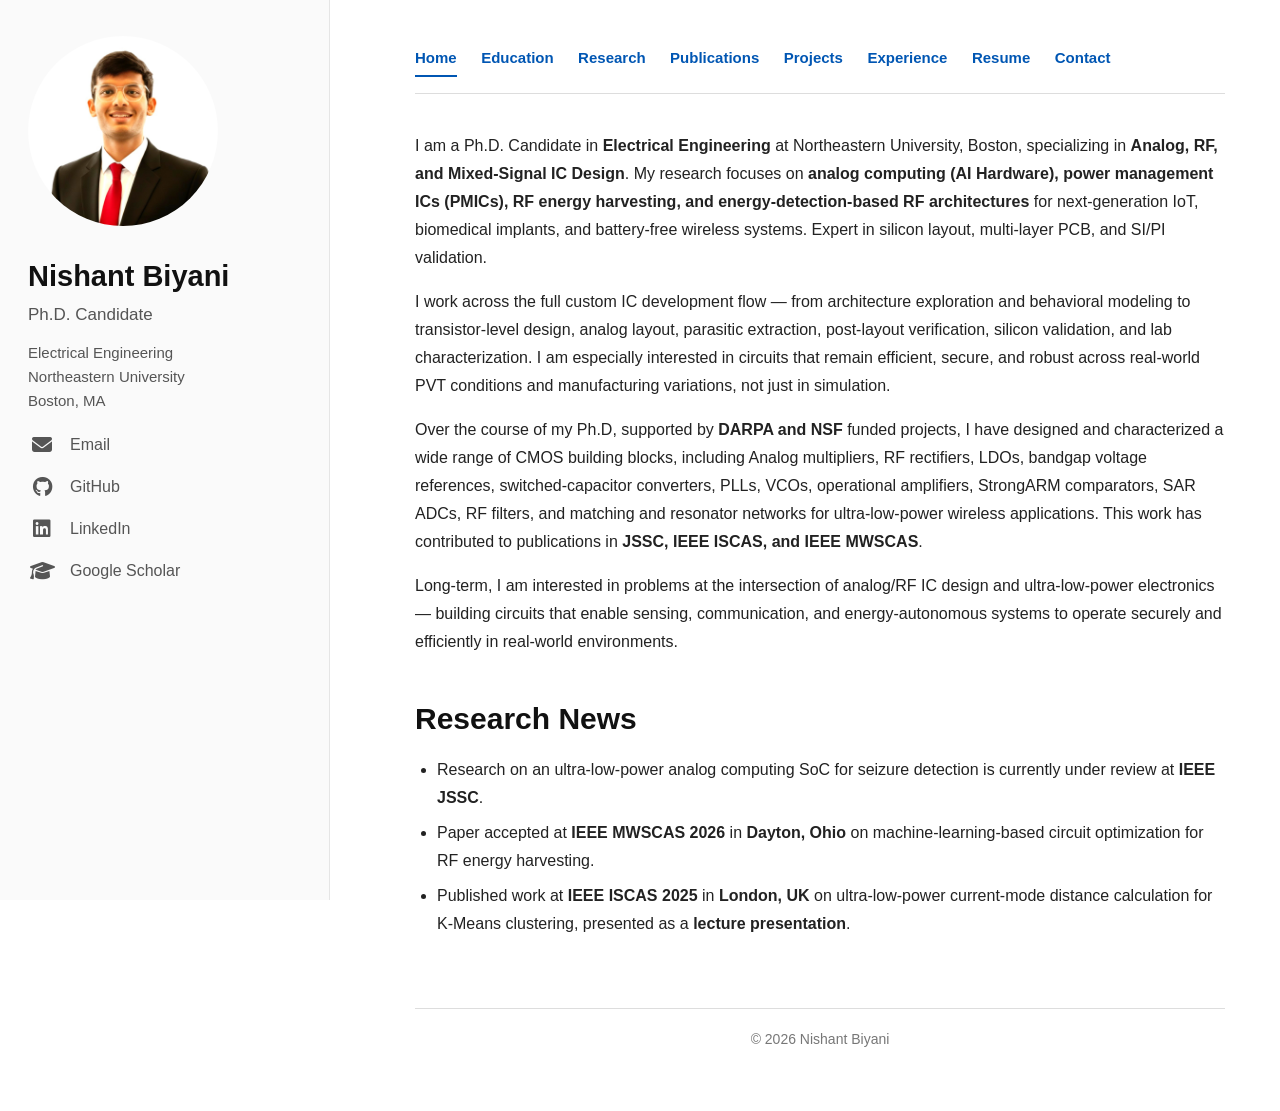
<file: index.html>
<!DOCTYPE html>
<html lang="en">

<head>
    <meta charset="UTF-8">
    <meta name="viewport" content="width=device-width, initial-scale=1.0">

    <title>Nishant Biyani</title>

    <!-- Main CSS -->
    <link rel="stylesheet" href="css/style.css">

    <!-- Font Awesome Icons -->
    <link rel="stylesheet"
          href="https://cdnjs.cloudflare.com/ajax/libs/font-awesome/6.5.1/css/all.min.css">
</head>


<body>

<div class="container">


    <!-- ================= LEFT SIDEBAR ================= -->

    <aside class="sidebar">

        <img src="images/profile.jpg" alt="Nishant Biyani">

        <h1>Nishant Biyani</h1>

        <h2>
            Ph.D. Candidate
        </h2>

        <p>
            Electrical Engineering<br>
            Northeastern University<br>
            Boston, MA
        </p>


        <!-- Profile Links -->

        <div class="profile-links">

            <a href="mailto:biyani.n@northeastern.edu">
                <i class="fas fa-envelope"></i>
                <span>Email</span>
            </a>

            <a href="https://github.com/nbiyani20" target="_blank">
                <i class="fab fa-github"></i>
                <span>GitHub</span>
            </a>

            <a href="https://www.linkedin.com/in/nishant-biyani20/" target="_blank">
                <i class="fab fa-linkedin"></i>
                <span>LinkedIn</span>
            </a>

            <a href="https://scholar.google.com/citations?user=Rbpns4wAAAAJ&hl=en&oi=ao"
               target="_blank">
                <i class="fas fa-graduation-cap"></i>
                <span>Google Scholar</span>
            </a>

        </div>

    </aside>



    <!-- ================= MAIN CONTENT ================= -->

    <main class="main">


        <!-- ================= TOP NAVIGATION ================= -->

        <nav>

            <a href="index.html" class="active">Home</a>

            <a href="education.html">Education</a>

            <a href="research.html">Research</a>

            <a href="publications.html">Publications</a>

            <a href="projects.html">Projects</a>

            <a href="experience.html">Experience</a>

            <a href="resume.html">Resume</a>

            <a href="contact.html">Contact</a>

        </nav>



        <!-- ================= ABOUT ================= -->

        <section>

            <p>
                I am a Ph.D. Candidate in
                <strong>Electrical Engineering</strong> at
                Northeastern University, Boston, specializing in
                <strong>Analog, RF, and Mixed-Signal IC Design</strong>.
                My research focuses on
                <strong>
                    analog computing (AI Hardware), power management ICs (PMICs),
                    RF energy harvesting, and energy-detection-based RF architectures
                </strong>
                for next-generation IoT, biomedical implants, and battery-free
                wireless systems. Expert in silicon layout,
                multi-layer PCB, and SI/PI validation.
            </p>


            <p>
                I work across the full custom IC development flow — from
                architecture exploration and behavioral modeling to
                transistor-level design, analog layout, parasitic extraction,
                post-layout verification, silicon validation, and lab
                characterization. I am especially interested in circuits that
                remain efficient, secure, and robust across real-world PVT
                conditions and manufacturing variations, not just in simulation.
            </p>


            <p>
                Over the course of my Ph.D, supported by
                <strong>DARPA and NSF</strong> funded projects, I have designed
                and characterized a wide range of CMOS building blocks,
                including Analog multipliers, RF rectifiers, LDOs, bandgap
                voltage references, switched-capacitor converters, PLLs, VCOs,
                operational amplifiers, StrongARM comparators, SAR ADCs,
                RF filters, and matching and resonator networks for
                ultra-low-power wireless applications. This work has
                contributed to publications in
                <strong>JSSC, IEEE ISCAS, and IEEE MWSCAS</strong>.
            </p>


            <p>
                Long-term, I am interested in problems at the intersection of
                analog/RF IC design and ultra-low-power electronics — building
                circuits that enable sensing, communication, and
                energy-autonomous systems to operate securely and efficiently
                in real-world environments.
            </p>

        </section>



 



        <!-- ================= RESEARCH NEWS ================= -->

        <section>

            <h2>Research News</h2>

            <ul>

                <li>
                    Research on an ultra-low-power analog computing SoC
                    for seizure detection is currently under review at
                    <strong>IEEE JSSC</strong>.
                </li>

                <li>
                    Paper accepted at <strong>IEEE MWSCAS 2026</strong>
                    in <strong>Dayton, Ohio</strong> on machine-learning-based
                    circuit optimization for RF energy harvesting.
                </li>

                <li>
                    Published work at <strong>IEEE ISCAS 2025</strong>
                    in <strong>London, UK</strong> on ultra-low-power
                    current-mode distance calculation for K-Means clustering,
                    presented as a <strong>lecture presentation</strong>.
                </li>

            </ul>

        </section>



        <!-- ================= FOOTER ================= -->

        <footer>
            © 2026 Nishant Biyani
        </footer>


    </main>

</div>

</body>

</html>
</file>
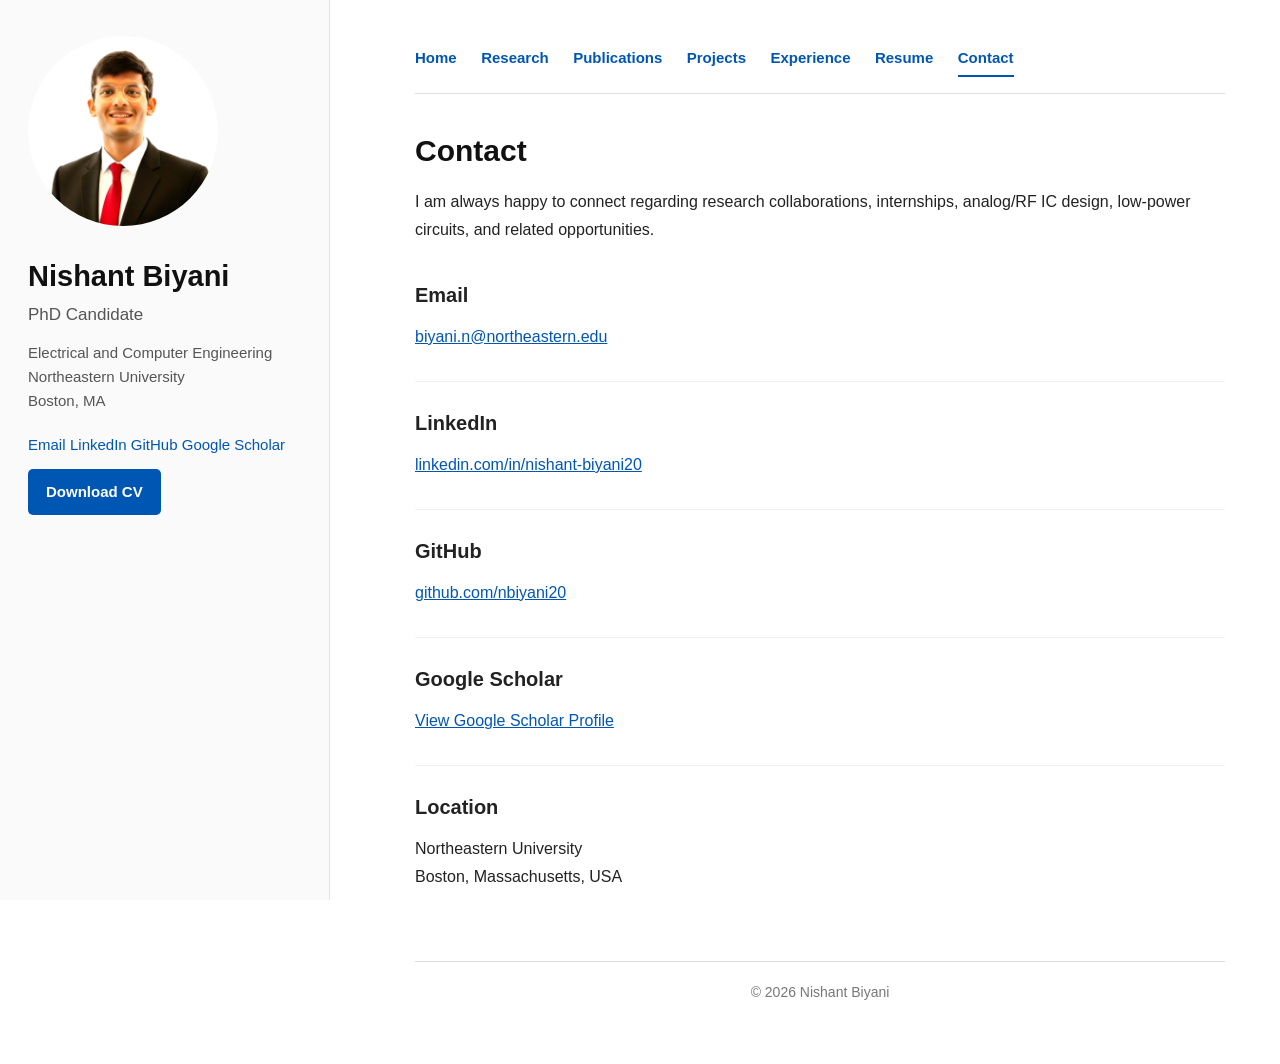
<file: contact.html>
<!DOCTYPE html>
<html lang="en">
<head>
    <meta charset="UTF-8">
    <meta name="viewport" content="width=device-width, initial-scale=1.0">
    <title>Contact | Nishant Biyani</title>
    <link rel="stylesheet" href="css/style.css">
</head>

<body>

<div class="container">

    <aside class="sidebar">

        <img src="images/profile.jpg" alt="Nishant Biyani">

        <h1>Nishant Biyani</h1>
        <h2>PhD Candidate</h2>

        <p>
            Electrical and Computer Engineering<br>
            Northeastern University<br>
            Boston, MA
        </p>

        <a href="mailto:biyani.n@northeastern.edu">Email</a>

        <a href="https://www.linkedin.com/in/nishant-biyani20/" target="_blank">
            LinkedIn
        </a>

        <a href="https://github.com/nbiyani20" target="_blank">
            GitHub
        </a>

        <a href="https://scholar.google.com/citations?user=Rbpns4wAAAAJ&hl=en&oi=ao"
           target="_blank">
            Google Scholar
        </a>

        <a class="button"
           href="files/Nishant_Resume.pdf"
           target="_blank">
            Download CV
        </a>

    </aside>

    <main class="main">

        <nav>
            <a href="index.html">Home</a>
            <a href="research.html">Research</a>
            <a href="publications.html">Publications</a>
            <a href="projects.html">Projects</a>
            <a href="experience.html">Experience</a>
            <a href="resume.html">Resume</a>
            <a href="contact.html" class="active">Contact</a>
        </nav>

        <section>

            <h2>Contact</h2>

            <p>
                I am always happy to connect regarding research collaborations,
                internships, analog/RF IC design, low-power circuits, and related opportunities.
            </p>

            <h3>Email</h3>

            <p>
                <a href="mailto:biyani.n@northeastern.edu">
                    biyani.n@northeastern.edu
                </a>
            </p>

            <h3>LinkedIn</h3>

            <p>
                <a href="https://www.linkedin.com/in/nishant-biyani20/"
                   target="_blank">
                    linkedin.com/in/nishant-biyani20
                </a>
            </p>

            <h3>GitHub</h3>

            <p>
                <a href="https://github.com/nbiyani20"
                   target="_blank">
                    github.com/nbiyani20
                </a>
            </p>

            <h3>Google Scholar</h3>

            <p>
                <a href="https://scholar.google.com/citations?user=Rbpns4wAAAAJ&hl=en&oi=ao"
                   target="_blank">
                    View Google Scholar Profile
                </a>
            </p>

            <h3>Location</h3>

            <p>
                Northeastern University<br>
                Boston, Massachusetts, USA
            </p>

        </section>

        <footer>
            © 2026 Nishant Biyani
        </footer>

    </main>

</div>

</body>
</html>
</file>
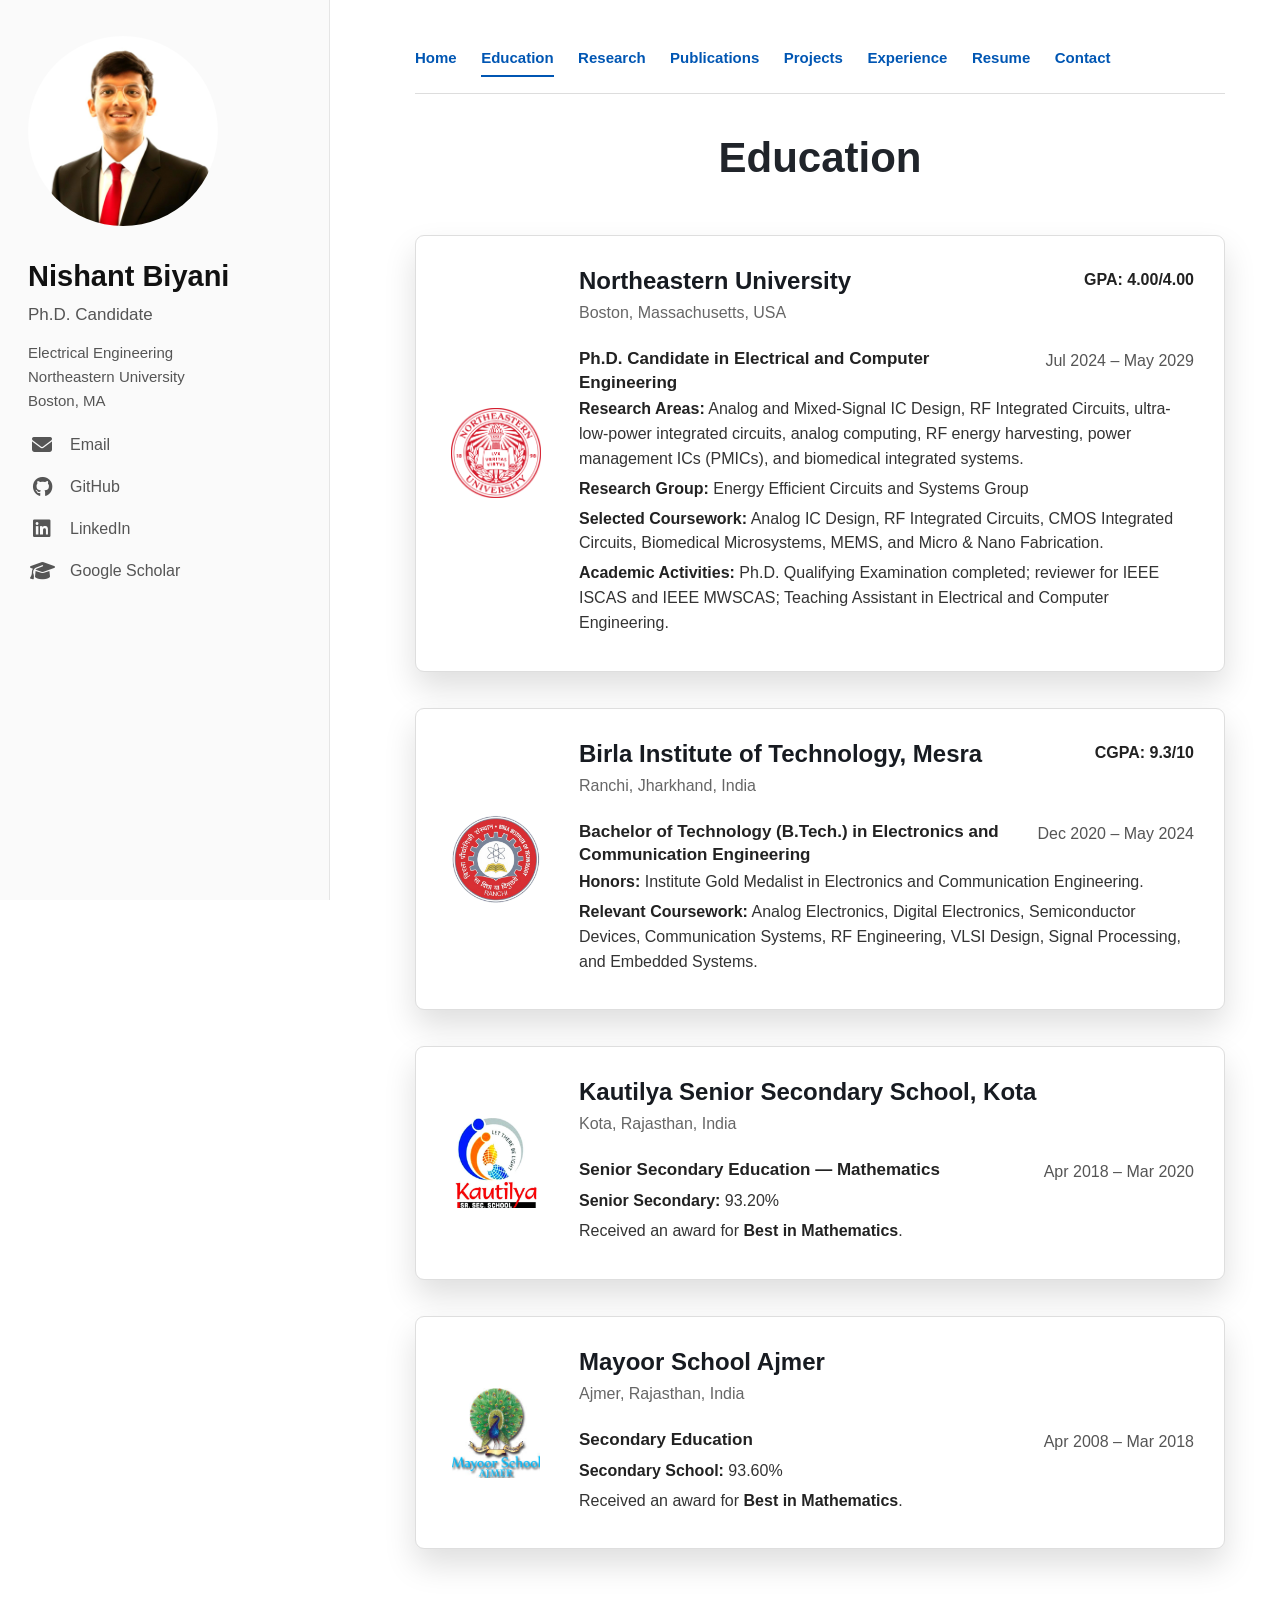
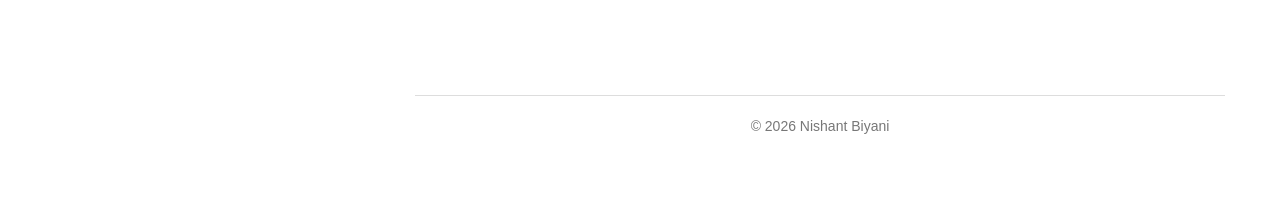
<file: education.html>
<!DOCTYPE html>
<html lang="en">

<head>
    <meta charset="UTF-8">
    <meta name="viewport" content="width=device-width, initial-scale=1.0">

    <title>Education | Nishant Biyani</title>

    <!-- Main CSS -->
    <link rel="stylesheet" href="css/style.css">

    <!-- Font Awesome Icons -->
    <link rel="stylesheet"
          href="https://cdnjs.cloudflare.com/ajax/libs/font-awesome/6.5.1/css/all.min.css">
</head>


<body>

<div class="container">


    <!-- ================= LEFT SIDEBAR ================= -->

    <aside class="sidebar">

        <img src="images/profile.jpg" alt="Nishant Biyani">

        <h1>Nishant Biyani</h1>

        <h2>
            Ph.D. Candidate
        </h2>

        <p>
            Electrical Engineering<br>
            Northeastern University<br>
            Boston, MA
        </p>


        <!-- ================= PROFILE LINKS ================= -->

        <div class="profile-links">

            <a href="mailto:biyani.n@northeastern.edu">
                <i class="fas fa-envelope"></i>
                <span>Email</span>
            </a>

            <a href="https://github.com/nbiyani20" target="_blank">
                <i class="fab fa-github"></i>
                <span>GitHub</span>
            </a>

            <a href="https://www.linkedin.com/in/nishant-biyani20/" target="_blank">
                <i class="fab fa-linkedin"></i>
                <span>LinkedIn</span>
            </a>

            <a href="https://scholar.google.com/citations?user=Rbpns4wAAAAJ&hl=en&oi=ao"
               target="_blank">
                <i class="fas fa-graduation-cap"></i>
                <span>Google Scholar</span>
            </a>

        </div>

    </aside>



    <!-- ================= MAIN CONTENT ================= -->

    <main class="main">


        <!-- ================= NAVIGATION ================= -->

        <nav>

            <a href="index.html">
                Home
            </a>

            <a href="education.html" class="active">
                Education
            </a>

            <a href="research.html">
                Research
            </a>

            <a href="publications.html">
                Publications
            </a>

            <a href="projects.html">
                Projects
            </a>

            <a href="experience.html">
                Experience
            </a>

            <a href="resume.html">
                Resume
            </a>

            <a href="contact.html">
                Contact
            </a>

        </nav>



        <!-- ================= EDUCATION ================= -->

        <section class="education-section">

            <h2 class="education-title">
                Education
            </h2>



            <!-- =====================================================
                 NORTHEASTERN UNIVERSITY
            ====================================================== -->

            <div class="education-card">


                <div class="education-logo-image">

                    <img src="images/northeastern-logo.png"
                         alt="Northeastern University Logo">

                </div>


                <div class="education-content">


                    <div class="education-header">

                        <div>

                            <h3>
                                Northeastern University
                            </h3>

                            <p class="education-location">
                                Boston, Massachusetts, USA
                            </p>

                        </div>


                        <div class="education-right">

                            <strong>
                                GPA: 4.00/4.00
                            </strong>

                        </div>

                    </div>


                    <div class="degree-row">

                        <p>
                            <strong>
                                Ph.D. Candidate in Electrical and Computer Engineering
                            </strong>
                        </p>

                        <p class="education-date">
                            Jul 2024 – May 2029
                        </p>

                    </div>


                    <p>
                        <strong>Research Areas:</strong>
                        Analog and Mixed-Signal IC Design, RF Integrated Circuits,
                        ultra-low-power integrated circuits, analog computing,
                        RF energy harvesting, power management ICs (PMICs),
                        and biomedical integrated systems.
                    </p>


                    <p>
                        <strong>Research Group:</strong>
                        Energy Efficient Circuits and Systems Group
                    </p>


                    <p>
                        <strong>Selected Coursework:</strong>
                        Analog IC Design, RF Integrated Circuits,
                        CMOS Integrated Circuits, Biomedical Microsystems,
                        MEMS, and Micro & Nano Fabrication.
                    </p>


                    <p>
                        <strong>Academic Activities:</strong>
                        Ph.D. Qualifying Examination completed;
                        reviewer for IEEE ISCAS and IEEE MWSCAS;
                        Teaching Assistant in Electrical and Computer Engineering.
                    </p>

                </div>

            </div>



            <!-- =====================================================
                 BIRLA INSTITUTE OF TECHNOLOGY, MESRA
            ====================================================== -->

            <div class="education-card">


                <div class="education-logo-image">

                    <img src="images/bit-mesra-logo.png"
                         alt="Birla Institute of Technology Mesra Logo">

                </div>


                <div class="education-content">


                    <div class="education-header">

                        <div>

                            <h3>
                                Birla Institute of Technology, Mesra
                            </h3>

                            <p class="education-location">
                                Ranchi, Jharkhand, India
                            </p>

                        </div>


                        <div class="education-right">

                            <strong>
                                CGPA: 9.3/10
                            </strong>

                        </div>

                    </div>


                    <div class="degree-row">

                        <p>
                            <strong>
                                Bachelor of Technology (B.Tech.) in
                                Electronics and Communication Engineering
                            </strong>
                        </p>

                        <p class="education-date">
                            Dec 2020 – May 2024
                        </p>

                    </div>


                    <p>
                        <strong>Honors:</strong>
                        Institute Gold Medalist in Electronics and
                        Communication Engineering.
                    </p>


                    <p>
                        <strong>Relevant Coursework:</strong>
                        Analog Electronics, Digital Electronics,
                        Semiconductor Devices, Communication Systems,
                        RF Engineering, VLSI Design, Signal Processing,
                        and Embedded Systems.
                    </p>

                </div>

            </div>



            <!-- =====================================================
                 KAUTILYA SENIOR SECONDARY SCHOOL
            ====================================================== -->

            <div class="education-card">


                <div class="education-logo-image">

                    <img src="images/kautilya-logo.png"
                         alt="Kautilya Senior Secondary School Logo">

                </div>


                <div class="education-content">


                    <div class="education-header">

                        <div>

                            <h3>
                                Kautilya Senior Secondary School, Kota
                            </h3>

                            <p class="education-location">
                                Kota, Rajasthan, India
                            </p>

                        </div>

                    </div>


                    <div class="degree-row">

                        <p>
                            <strong>
                                Senior Secondary Education — Mathematics
                            </strong>
                        </p>

                        <p class="education-date">
                            Apr 2018 – Mar 2020
                        </p>

                    </div>


                    <p>
                        <strong>Senior Secondary:</strong>
                        93.20%
                    </p>


                    <p>
                        Received an award for
                        <strong>Best in Mathematics</strong>.
                    </p>

                </div>

            </div>



            <!-- =====================================================
                 MAYOOR SCHOOL AJMER
            ====================================================== -->

            <div class="education-card">


                <div class="education-logo-image">

                    <img src="images/mayoor-logo.png"
                         alt="Mayoor School Ajmer Logo">

                </div>


                <div class="education-content">


                    <div class="education-header">

                        <div>

                            <h3>
                                Mayoor School Ajmer
                            </h3>

                            <p class="education-location">
                                Ajmer, Rajasthan, India
                            </p>

                        </div>

                    </div>


                    <div class="degree-row">

                        <p>
                            <strong>
                                Secondary Education
                            </strong>
                        </p>

                        <p class="education-date">
                            Apr 2008 – Mar 2018
                        </p>

                    </div>


                    <p>
                        <strong>Secondary School:</strong>
                        93.60%
                    </p>


                    <p>
                        Received an award for
                        <strong>Best in Mathematics</strong>.
                    </p>

                </div>

            </div>


        </section>



        <!-- ================= FOOTER ================= -->

        <footer>
            © 2026 Nishant Biyani
        </footer>


    </main>

</div>

</body>

</html>
</file>
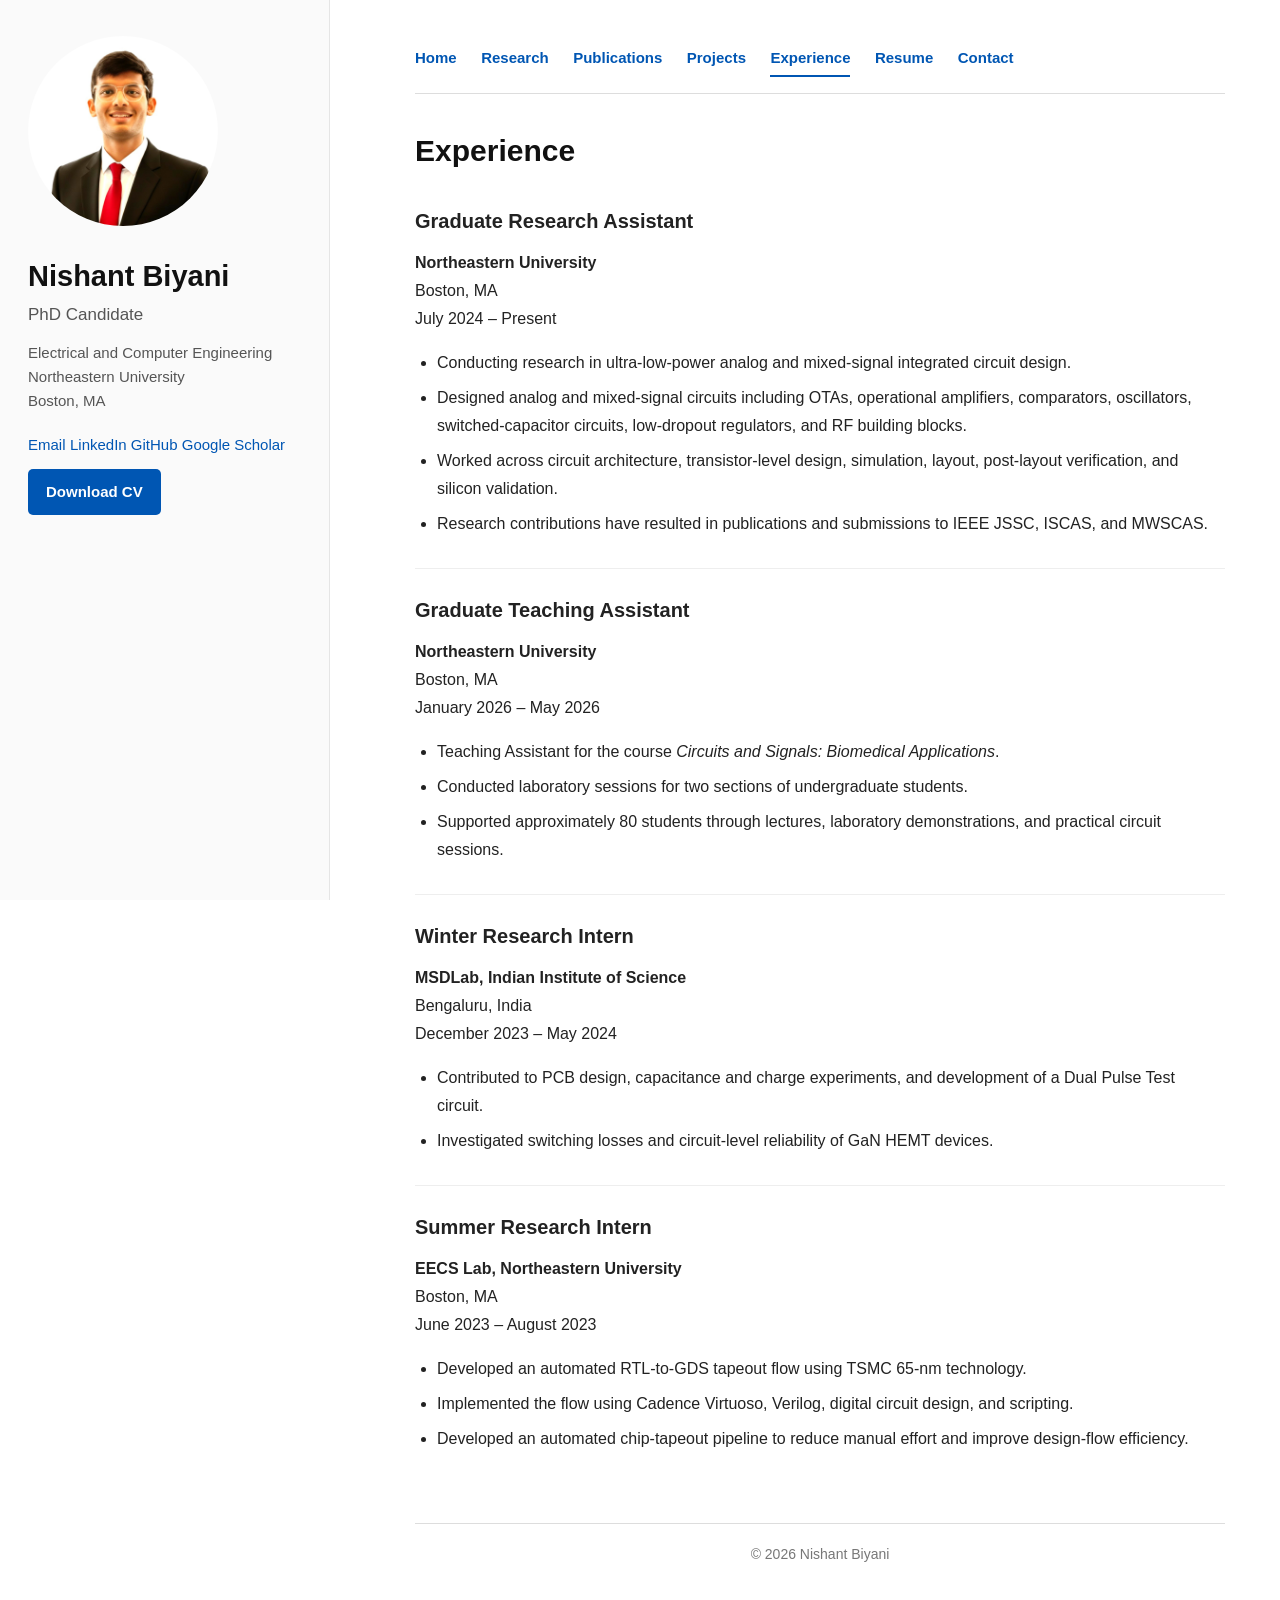
<file: experience.html>
<!DOCTYPE html>
<html lang="en">
<head>
    <meta charset="UTF-8">
    <meta name="viewport" content="width=device-width, initial-scale=1.0">
    <title>Experience | Nishant Biyani</title>
    <link rel="stylesheet" href="css/style.css">
</head>

<body>

<div class="container">

    <!-- LEFT SIDEBAR -->
    <aside class="sidebar">

        <img src="images/profile.jpg" alt="Nishant Biyani">

        <h1>Nishant Biyani</h1>

        <h2>PhD Candidate</h2>

        <p>
            Electrical and Computer Engineering<br>
            Northeastern University<br>
            Boston, MA
        </p>

        <a href="mailto:biyani.n@northeastern.edu">Email</a>

        <a href="https://www.linkedin.com/in/nishant-biyani20/" target="_blank">
            LinkedIn
        </a>

        <a href="https://github.com/nbiyani20" target="_blank">
            GitHub
        </a>

        <a href="#">
            Google Scholar
        </a>

        <a class="button" href="files/Nishant_Resume.pdf" target="_blank">
            Download CV
        </a>

    </aside>


    <!-- MAIN CONTENT -->
    <main class="main">

        <!-- TOP NAVIGATION -->
        <nav>
            <a href="index.html">Home</a>
            <a href="research.html">Research</a>
            <a href="publications.html">Publications</a>
            <a href="projects.html">Projects</a>
            <a href="experience.html" class="active">Experience</a>
            <a href="resume.html">Resume</a>
            <a href="contact.html">Contact</a>
        </nav>


        <section>

            <h2>Experience</h2>


            <h3>Graduate Research Assistant</h3>

            <p>
                <strong>Northeastern University</strong><br>
                Boston, MA<br>
                July 2024 – Present
            </p>

            <ul>
                <li>
                    Conducting research in ultra-low-power analog and mixed-signal
                    integrated circuit design.
                </li>

                <li>
                    Designed analog and mixed-signal circuits including OTAs,
                    operational amplifiers, comparators, oscillators,
                    switched-capacitor circuits, low-dropout regulators,
                    and RF building blocks.
                </li>

                <li>
                    Worked across circuit architecture, transistor-level design,
                    simulation, layout, post-layout verification,
                    and silicon validation.
                </li>

                <li>
                    Research contributions have resulted in publications and
                    submissions to IEEE JSSC, ISCAS, and MWSCAS.
                </li>
            </ul>


            <h3>Graduate Teaching Assistant</h3>

            <p>
                <strong>Northeastern University</strong><br>
                Boston, MA<br>
                January 2026 – May 2026
            </p>

            <ul>
                <li>
                    Teaching Assistant for the course
                    <em>Circuits and Signals: Biomedical Applications</em>.
                </li>

                <li>
                    Conducted laboratory sessions for two sections of
                    undergraduate students.
                </li>

                <li>
                    Supported approximately 80 students through lectures,
                    laboratory demonstrations, and practical circuit sessions.
                </li>
            </ul>


            <h3>Winter Research Intern</h3>

            <p>
                <strong>MSDLab, Indian Institute of Science</strong><br>
                Bengaluru, India<br>
                December 2023 – May 2024
            </p>

            <ul>
                <li>
                    Contributed to PCB design, capacitance and charge experiments,
                    and development of a Dual Pulse Test circuit.
                </li>

                <li>
                    Investigated switching losses and circuit-level reliability
                    of GaN HEMT devices.
                </li>
            </ul>


            <h3>Summer Research Intern</h3>

            <p>
                <strong>EECS Lab, Northeastern University</strong><br>
                Boston, MA<br>
                June 2023 – August 2023
            </p>

            <ul>
                <li>
                    Developed an automated RTL-to-GDS tapeout flow using
                    TSMC 65-nm technology.
                </li>

                <li>
                    Implemented the flow using Cadence Virtuoso, Verilog,
                    digital circuit design, and scripting.
                </li>

                <li>
                    Developed an automated chip-tapeout pipeline to reduce
                    manual effort and improve design-flow efficiency.
                </li>
            </ul>

        </section>


        <footer>
            © 2026 Nishant Biyani
        </footer>

    </main>

</div>

</body>
</html>
</file>
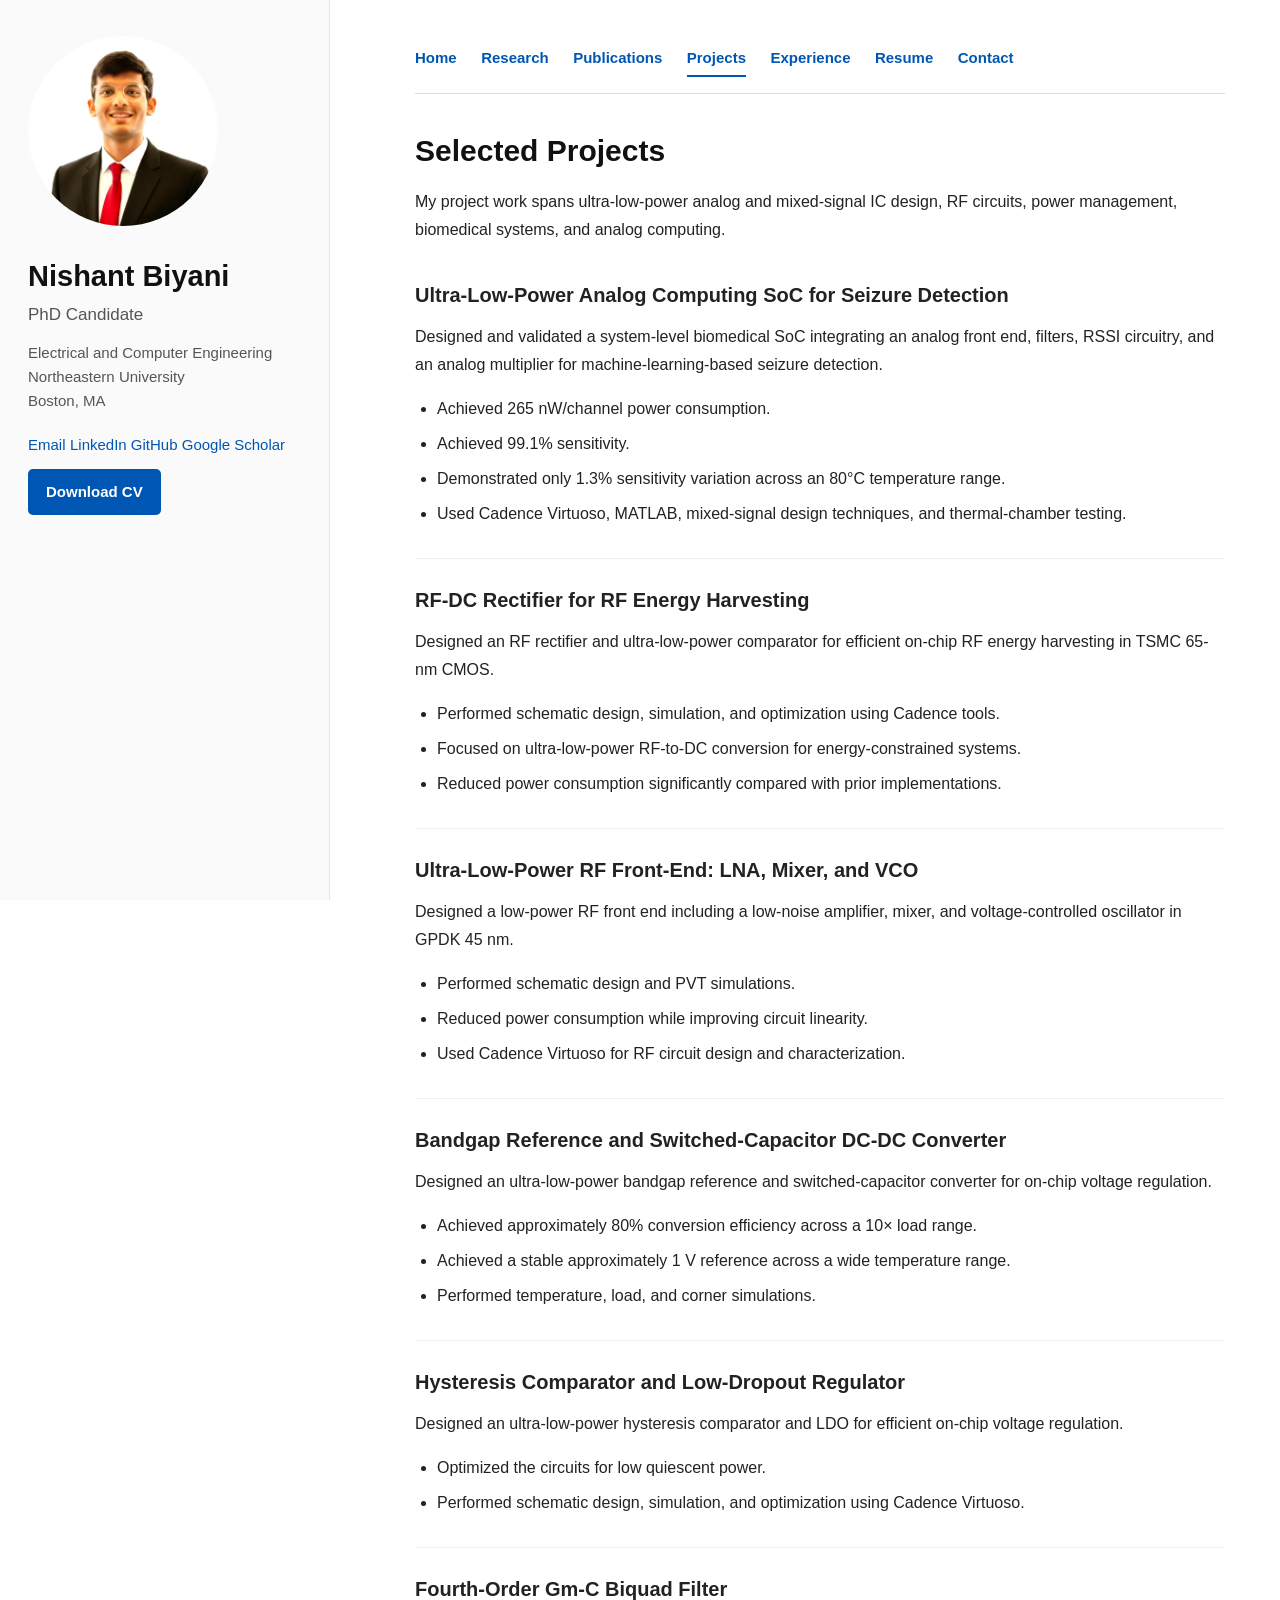
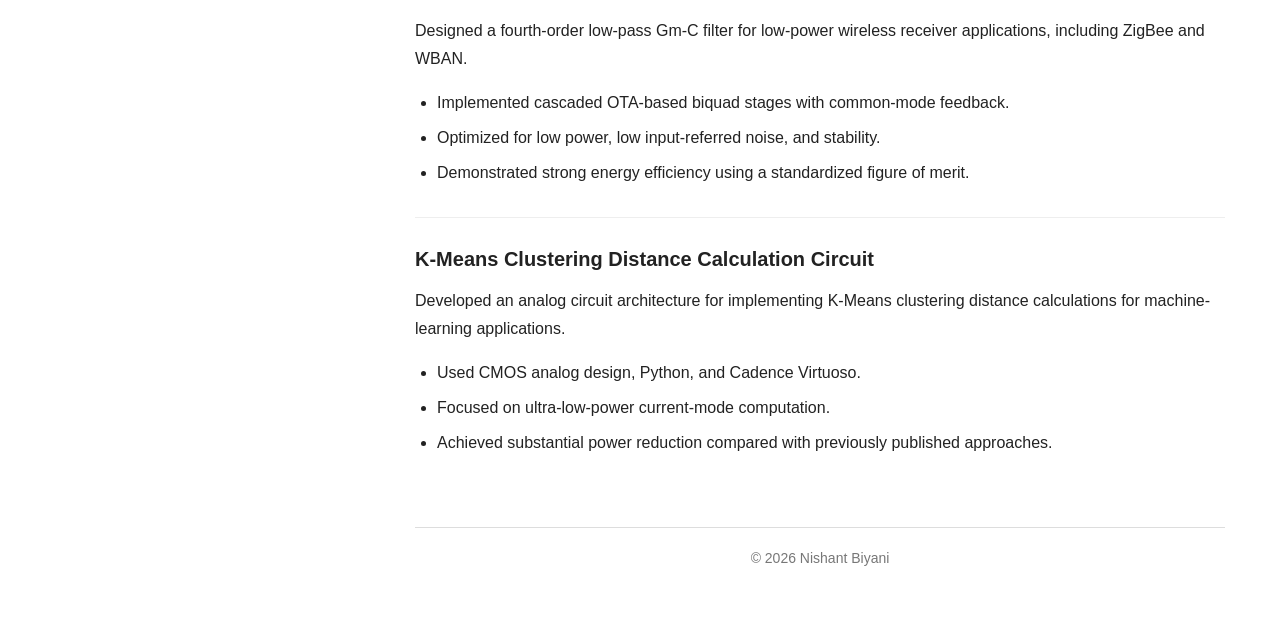
<file: projects.html>
<!DOCTYPE html>
<html lang="en">
<head>
    <meta charset="UTF-8">
    <meta name="viewport" content="width=device-width, initial-scale=1.0">
    <title>Projects | Nishant Biyani</title>
    <link rel="stylesheet" href="css/style.css">
</head>

<body>

<div class="container">

    <!-- LEFT SIDEBAR -->
    <aside class="sidebar">

        <img src="images/profile.jpg" alt="Nishant Biyani">

        <h1>Nishant Biyani</h1>
        <h2>PhD Candidate</h2>

        <p>
            Electrical and Computer Engineering<br>
            Northeastern University<br>
            Boston, MA
        </p>

        <a href="mailto:biyani.n@northeastern.edu">Email</a>

        <a href="https://www.linkedin.com/in/nishant-biyani20/" target="_blank">
            LinkedIn
        </a>

        <a href="https://github.com/nbiyani20" target="_blank">
            GitHub
        </a>

        <a href="https://scholar.google.com/citations?user=Rbpns4wAAAAJ&hl=en&oi=ao"
           target="_blank">
            Google Scholar
        </a>

        <a class="button" href="files/Nishant_Resume.pdf" target="_blank">
            Download CV
        </a>

    </aside>


    <!-- MAIN CONTENT -->
    <main class="main">

        <!-- TOP NAVIGATION -->
        <nav>
            <a href="index.html">Home</a>
            <a href="research.html">Research</a>
            <a href="publications.html">Publications</a>
            <a href="projects.html" class="active">Projects</a>
            <a href="experience.html">Experience</a>
            <a href="resume.html">Resume</a>
            <a href="contact.html">Contact</a>
        </nav>


        <section>

            <h2>Selected Projects</h2>

            <p>
                My project work spans ultra-low-power analog and mixed-signal IC design,
                RF circuits, power management, biomedical systems, and analog computing.
            </p>


            <h3>Ultra-Low-Power Analog Computing SoC for Seizure Detection</h3>

            <p>
                Designed and validated a system-level biomedical SoC integrating
                an analog front end, filters, RSSI circuitry, and an analog multiplier
                for machine-learning-based seizure detection.
            </p>

            <ul>
                <li>Achieved 265 nW/channel power consumption.</li>
                <li>Achieved 99.1% sensitivity.</li>
                <li>
                    Demonstrated only 1.3% sensitivity variation across an 80°C
                    temperature range.
                </li>
                <li>
                    Used Cadence Virtuoso, MATLAB, mixed-signal design techniques,
                    and thermal-chamber testing.
                </li>
            </ul>


            <h3>RF-DC Rectifier for RF Energy Harvesting</h3>

            <p>
                Designed an RF rectifier and ultra-low-power comparator for
                efficient on-chip RF energy harvesting in TSMC 65-nm CMOS.
            </p>

            <ul>
                <li>
                    Performed schematic design, simulation, and optimization
                    using Cadence tools.
                </li>
                <li>
                    Focused on ultra-low-power RF-to-DC conversion for
                    energy-constrained systems.
                </li>
                <li>
                    Reduced power consumption significantly compared with
                    prior implementations.
                </li>
            </ul>


            <h3>Ultra-Low-Power RF Front-End: LNA, Mixer, and VCO</h3>

            <p>
                Designed a low-power RF front end including a low-noise amplifier,
                mixer, and voltage-controlled oscillator in GPDK 45 nm.
            </p>

            <ul>
                <li>Performed schematic design and PVT simulations.</li>
                <li>
                    Reduced power consumption while improving circuit linearity.
                </li>
                <li>
                    Used Cadence Virtuoso for RF circuit design and characterization.
                </li>
            </ul>


            <h3>Bandgap Reference and Switched-Capacitor DC-DC Converter</h3>

            <p>
                Designed an ultra-low-power bandgap reference and switched-capacitor
                converter for on-chip voltage regulation.
            </p>

            <ul>
                <li>
                    Achieved approximately 80% conversion efficiency across
                    a 10× load range.
                </li>
                <li>
                    Achieved a stable approximately 1 V reference across
                    a wide temperature range.
                </li>
                <li>
                    Performed temperature, load, and corner simulations.
                </li>
            </ul>


            <h3>Hysteresis Comparator and Low-Dropout Regulator</h3>

            <p>
                Designed an ultra-low-power hysteresis comparator and LDO
                for efficient on-chip voltage regulation.
            </p>

            <ul>
                <li>
                    Optimized the circuits for low quiescent power.
                </li>
                <li>
                    Performed schematic design, simulation, and optimization
                    using Cadence Virtuoso.
                </li>
            </ul>


            <h3>Fourth-Order Gm-C Biquad Filter</h3>

            <p>
                Designed a fourth-order low-pass Gm-C filter for low-power
                wireless receiver applications, including ZigBee and WBAN.
            </p>

            <ul>
                <li>
                    Implemented cascaded OTA-based biquad stages with common-mode
                    feedback.
                </li>
                <li>
                    Optimized for low power, low input-referred noise, and stability.
                </li>
                <li>
                    Demonstrated strong energy efficiency using a standardized
                    figure of merit.
                </li>
            </ul>


            <h3>K-Means Clustering Distance Calculation Circuit</h3>

            <p>
                Developed an analog circuit architecture for implementing
                K-Means clustering distance calculations for machine-learning
                applications.
            </p>

            <ul>
                <li>
                    Used CMOS analog design, Python, and Cadence Virtuoso.
                </li>
                <li>
                    Focused on ultra-low-power current-mode computation.
                </li>
                <li>
                    Achieved substantial power reduction compared with
                    previously published approaches.
                </li>
            </ul>


        </section>


        <footer>
            © 2026 Nishant Biyani
        </footer>

    </main>

</div>

</body>
</html>
</file>
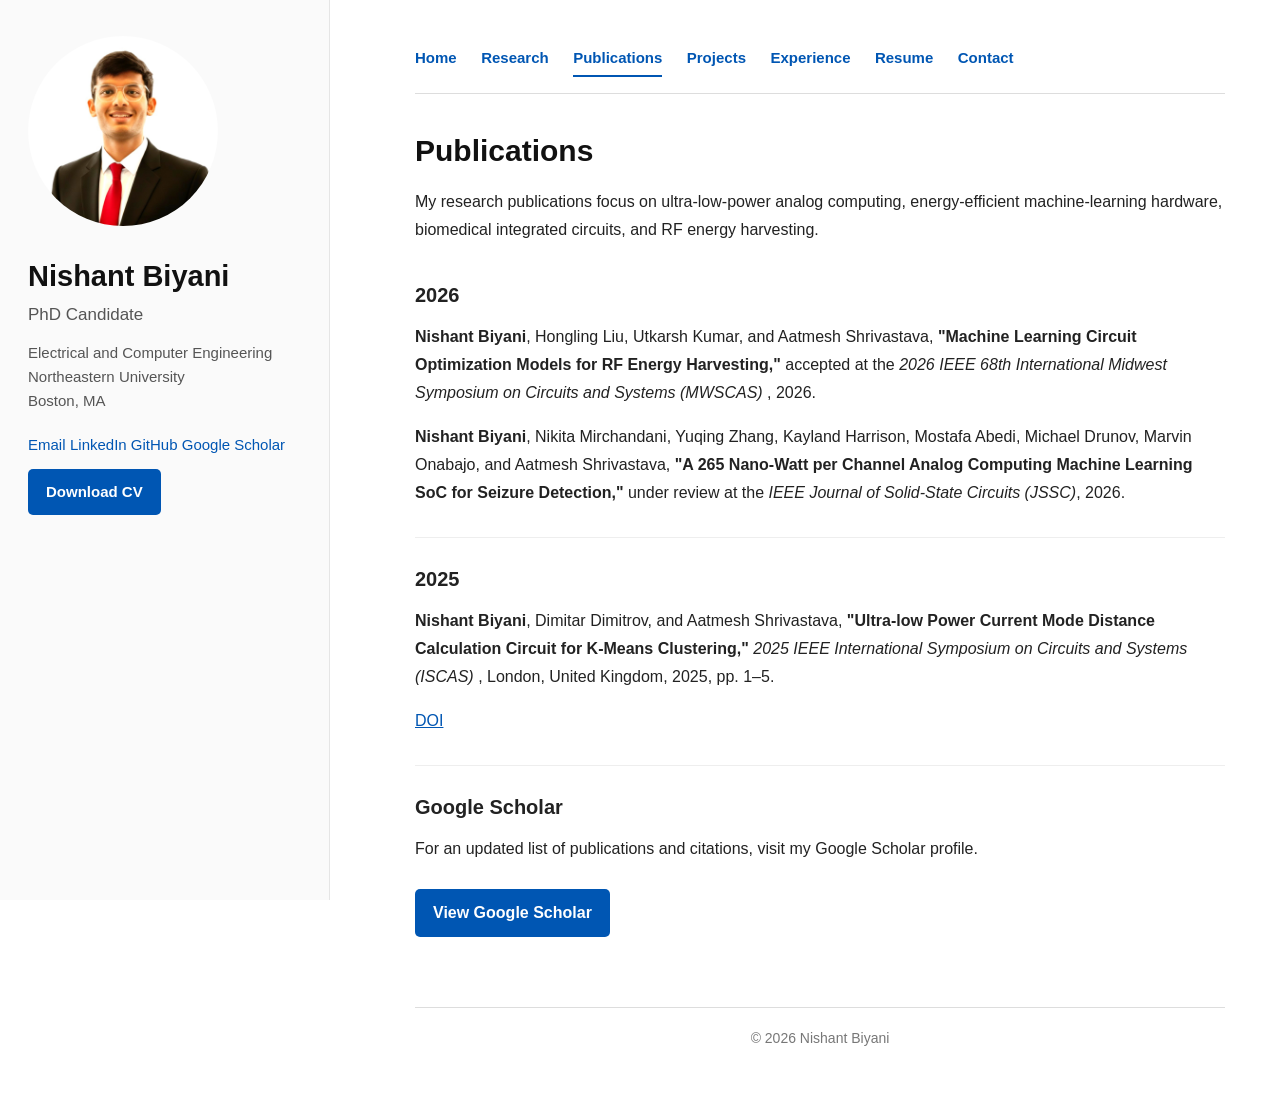
<file: publications.html>
<!DOCTYPE html>
<html lang="en">
<head>
    <meta charset="UTF-8">
    <meta name="viewport" content="width=device-width, initial-scale=1.0">
    <title>Publications | Nishant Biyani</title>
    <link rel="stylesheet" href="css/style.css">
</head>

<body>

<div class="container">

    <!-- LEFT SIDEBAR -->
    <aside class="sidebar">

        <img src="images/profile.jpg" alt="Nishant Biyani">

        <h1>Nishant Biyani</h1>
        <h2>PhD Candidate</h2>

        <p>
            Electrical and Computer Engineering<br>
            Northeastern University<br>
            Boston, MA
        </p>

        <a href="mailto:biyani.n@northeastern.edu">Email</a>

        <a href="https://www.linkedin.com/in/nishant-biyani20/" target="_blank">
            LinkedIn
        </a>

        <a href="https://github.com/nbiyani20" target="_blank">
            GitHub
        </a>

        <a href="https://scholar.google.com/citations?user=Rbpns4wAAAAJ&hl=en&oi=ao"
           target="_blank">
            Google Scholar
        </a>

        <a class="button" href="files/Nishant_Resume.pdf" target="_blank">
            Download CV
        </a>

    </aside>


    <!-- MAIN CONTENT -->
    <main class="main">

        <!-- TOP NAVIGATION -->
        <nav>
            <a href="index.html">Home</a>
            <a href="research.html">Research</a>
            <a href="publications.html" class="active">Publications</a>
            <a href="projects.html">Projects</a>
            <a href="experience.html">Experience</a>
            <a href="resume.html">Resume</a>
            <a href="contact.html">Contact</a>
        </nav>


        <section>

            <h2>Publications</h2>

            <p>
                My research publications focus on ultra-low-power analog
                computing, energy-efficient machine-learning hardware,
                biomedical integrated circuits, and RF energy harvesting.
            </p>


            <!-- 2026 -->
            <h3>2026</h3>

            <p>
                <strong>Nishant Biyani</strong>, Hongling Liu,
                Utkarsh Kumar, and Aatmesh Shrivastava,
                <strong>
                    "Machine Learning Circuit Optimization Models for
                    RF Energy Harvesting,"
                </strong>
                accepted at the
                <em>
                    2026 IEEE 68th International Midwest Symposium on
                    Circuits and Systems (MWSCAS)
                </em>, 2026.
            </p>


            <p>
                <strong>Nishant Biyani</strong>, Nikita Mirchandani,
                Yuqing Zhang, Kayland Harrison, Mostafa Abedi,
                Michael Drunov, Marvin Onabajo, and Aatmesh Shrivastava,
                <strong>
                    "A 265 Nano-Watt per Channel Analog Computing
                    Machine Learning SoC for Seizure Detection,"
                </strong>
                under review at the
                <em>IEEE Journal of Solid-State Circuits (JSSC)</em>,
                2026.
            </p>


            <!-- 2025 -->
            <h3>2025</h3>

            <p>
                <strong>Nishant Biyani</strong>, Dimitar Dimitrov,
                and Aatmesh Shrivastava,
                <strong>
                    "Ultra-low Power Current Mode Distance Calculation
                    Circuit for K-Means Clustering,"
                </strong>
                <em>
                    2025 IEEE International Symposium on Circuits
                    and Systems (ISCAS)
                </em>,
                London, United Kingdom, 2025, pp. 1–5.
            </p>

            <p>
                <a href="https://doi.org/10.1109/ISCAS56072.2025.11043291"
                   target="_blank">
                    DOI
                </a>
            </p>


            <h3>Google Scholar</h3>

            <p>
                For an updated list of publications and citations,
                visit my Google Scholar profile.
            </p>

            <p>
                <a class="button"
                   href="https://scholar.google.com/citations?user=Rbpns4wAAAAJ&hl=en&oi=ao"
                   target="_blank">
                    View Google Scholar
                </a>
            </p>

        </section>


        <footer>
            © 2026 Nishant Biyani
        </footer>

    </main>

</div>

</body>
</html>
</file>
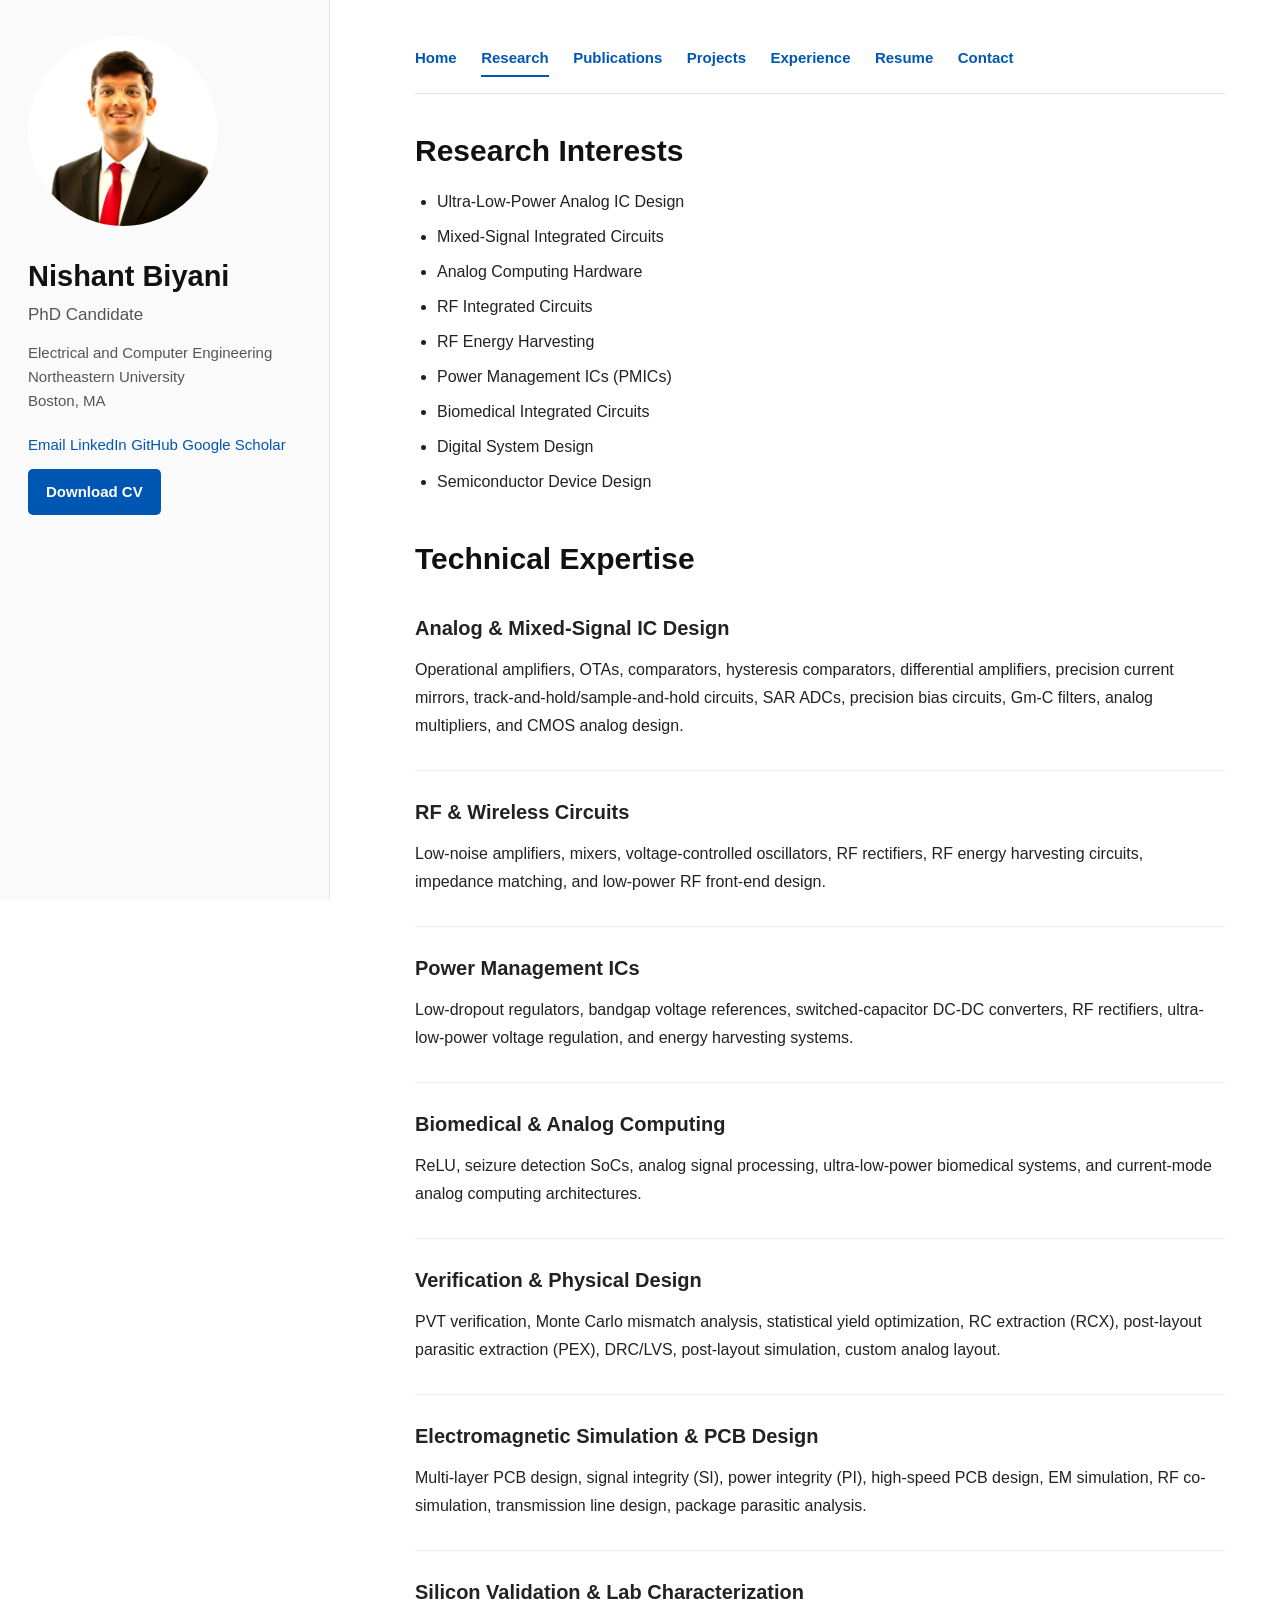
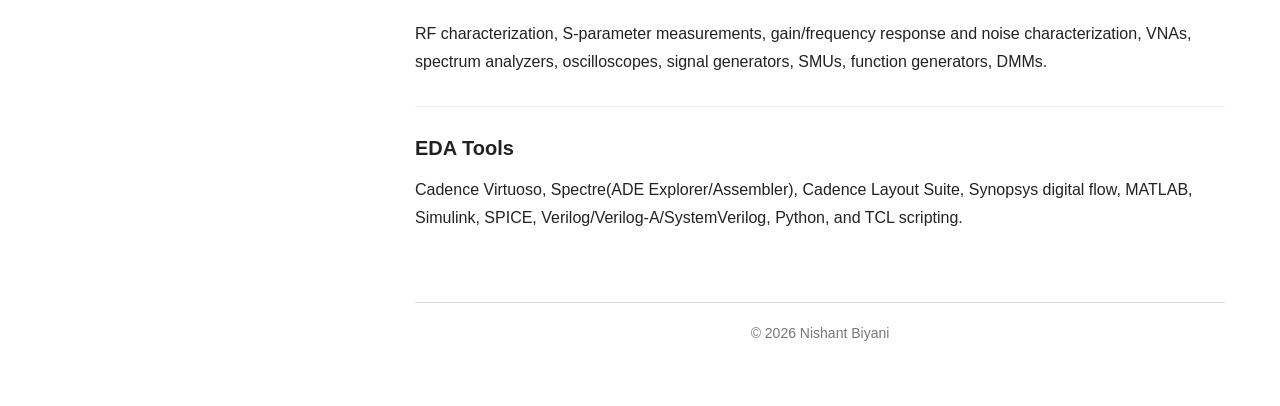
<file: research.html>
<!DOCTYPE html>
<html lang="en">
<head>
    <meta charset="UTF-8">
    <meta name="viewport" content="width=device-width, initial-scale=1.0">
    <title>Research | Nishant Biyani</title>
    <link rel="stylesheet" href="css/style.css">
</head>

<body>

<div class="container">

    <!-- LEFT SIDEBAR -->
    <aside class="sidebar">

        <img src="images/profile.jpg" alt="Nishant Biyani">

        <h1>Nishant Biyani</h1>

        <h2>PhD Candidate</h2>

        <p>
            Electrical and Computer Engineering<br>
            Northeastern University<br>
            Boston, MA
        </p>

        <a href="mailto:biyani.n@northeastern.edu">Email</a>
        <a href="https://www.linkedin.com/in/nishant-biyani20/" target="_blank">LinkedIn</a>
        <a href="https://github.com/nbiyani20" target="_blank">GitHub</a>
        <a href="#">Google Scholar</a>

        <a class="button" href="files/Nishant_Resume.pdf" target="_blank">
            Download CV
        </a>

    </aside>


    <!-- MAIN CONTENT -->
    <main class="main">

        <!-- TOP NAVIGATION -->
        <nav>
            <a href="index.html">Home</a>
           <a href="research.html" class="active">Research</a>
            <a href="publications.html">Publications</a>
            <a href="projects.html">Projects</a>
            <a href="experience.html">Experience</a>
            <a href="resume.html">Resume</a>
            <a href="contact.html">Contact</a>
        </nav>

        <!-- ================= RESEARCH INTERESTS ================= -->

        <section>

            <h2>Research Interests</h2>

            <ul>
                <li>Ultra-Low-Power Analog IC Design</li>
                <li>Mixed-Signal Integrated Circuits</li>
                <li>Analog Computing Hardware</li>
                <li>RF Integrated Circuits</li>
                <li>RF Energy Harvesting</li>
                <li>Power Management ICs (PMICs)</li>
                <li>Biomedical Integrated Circuits</li>
                <li>Digital System Design</li>
                <li>Semiconductor Device Design</li>
            </ul>

        </section>



        <!-- ================= TECHNICAL EXPERTISE ================= -->

        <section>

            <h2>Technical Expertise</h2>


            <h3>Analog & Mixed-Signal IC Design</h3>

            <p>
                Operational amplifiers, OTAs, comparators, hysteresis comparators,
                differential amplifiers, precision current mirrors,
                track-and-hold/sample-and-hold circuits, SAR ADCs,
                precision bias circuits, Gm-C filters, analog multipliers,
                and CMOS analog design.
            </p>


            <h3>RF & Wireless Circuits</h3>

            <p>
                Low-noise amplifiers, mixers, voltage-controlled oscillators,
                RF rectifiers, RF energy harvesting circuits, impedance matching,
                and low-power RF front-end design.
            </p>


            <h3>Power Management ICs</h3>

            <p>
                Low-dropout regulators, bandgap voltage references,
                switched-capacitor DC-DC converters, RF rectifiers,
                ultra-low-power voltage regulation, and energy harvesting systems.
            </p>


            <h3>Biomedical & Analog Computing</h3>

            <p>
                ReLU, seizure detection SoCs, analog signal processing,
                ultra-low-power biomedical systems, and current-mode
                analog computing architectures.
            </p>


            <h3>Verification & Physical Design</h3>

            <p>
                PVT verification, Monte Carlo mismatch analysis,
                statistical yield optimization, RC extraction (RCX),
                post-layout parasitic extraction (PEX), DRC/LVS,
                post-layout simulation, custom analog layout.
            </p>


            <h3>Electromagnetic Simulation & PCB Design</h3>

            <p>
                Multi-layer PCB design, signal integrity (SI),
                power integrity (PI), high-speed PCB design,
                EM simulation, RF co-simulation, transmission line design,
                package parasitic analysis.
            </p>


            <h3>Silicon Validation & Lab Characterization</h3>

            <p>
                RF characterization, S-parameter measurements,
                gain/frequency response and noise characterization,
                VNAs, spectrum analyzers, oscilloscopes, signal generators,
                SMUs, function generators, DMMs.
            </p>


            <h3>EDA Tools</h3>

            <p>
                Cadence Virtuoso, Spectre(ADE Explorer/Assembler),
                Cadence Layout Suite, Synopsys digital flow,
                MATLAB, Simulink, SPICE, Verilog/Verilog-A/SystemVerilog,
                Python, and TCL scripting.
            </p>

        </section>

        <footer>
            © 2026 Nishant Biyani
        </footer>

    </main>

</div>

</body>
</html>
</file>
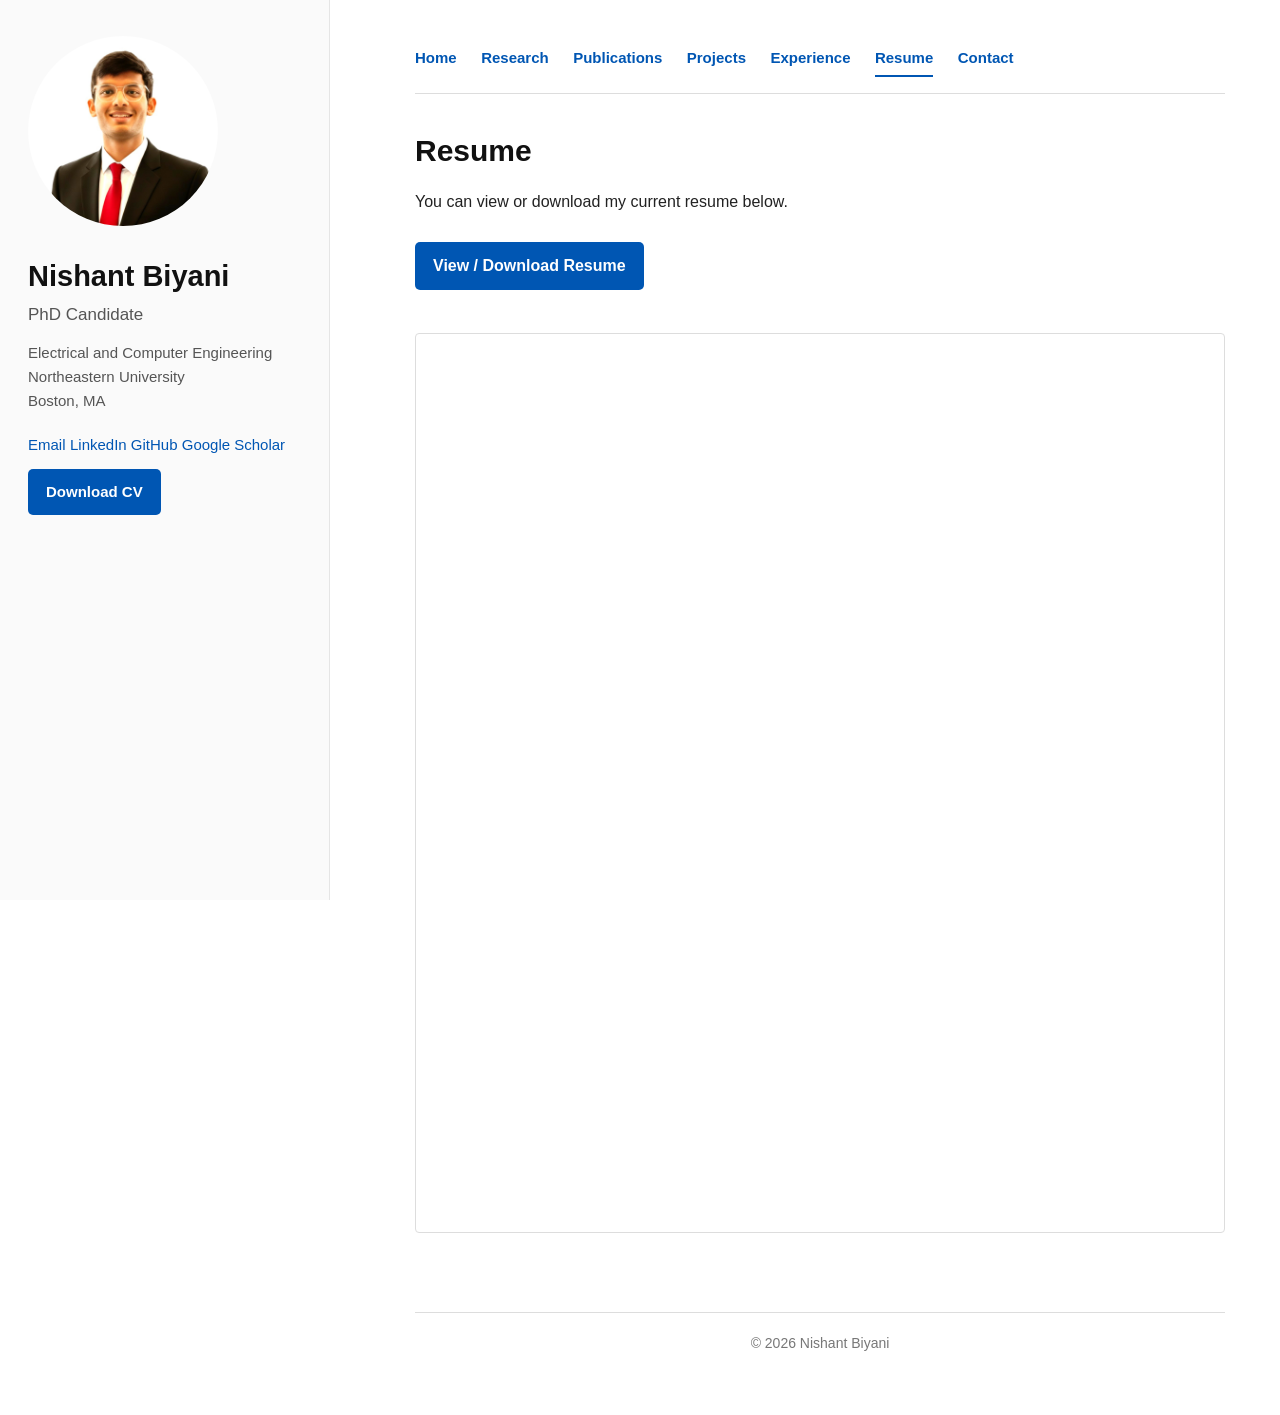
<file: resume.html>
<!DOCTYPE html>
<html lang="en">
<head>
    <meta charset="UTF-8">
    <meta name="viewport" content="width=device-width, initial-scale=1.0">
    <title>Resume | Nishant Biyani</title>
    <link rel="stylesheet" href="css/style.css">
</head>

<body>

<div class="container">

    <!-- LEFT SIDEBAR -->
    <aside class="sidebar">

        <img src="images/profile.jpg" alt="Nishant Biyani">

        <h1>Nishant Biyani</h1>
        <h2>PhD Candidate</h2>

        <p>
            Electrical and Computer Engineering<br>
            Northeastern University<br>
            Boston, MA
        </p>

        <a href="mailto:biyani.n@northeastern.edu">Email</a>

        <a href="https://www.linkedin.com/in/nishant-biyani20/" target="_blank">
            LinkedIn
        </a>

        <a href="https://github.com/nbiyani20" target="_blank">
            GitHub
        </a>

        <a href="https://scholar.google.com/citations?user=Rbpns4wAAAAJ&hl=en&oi=ao"
           target="_blank">
            Google Scholar
        </a>

        <a class="button"
           href="files/Nishant_Resume.pdf"
           target="_blank">
            Download CV
        </a>

    </aside>


    <!-- MAIN CONTENT -->
    <main class="main">

        <!-- TOP NAVIGATION -->
        <nav>
            <a href="index.html">Home</a>
            <a href="research.html">Research</a>
            <a href="publications.html">Publications</a>
            <a href="projects.html">Projects</a>
            <a href="experience.html">Experience</a>
            <a href="resume.html" class="active">Resume</a>
            <a href="contact.html">Contact</a>
        </nav>


        <section>

            <h2>Resume</h2>

            <p>
                You can view or download my current resume below.
            </p>

            <a class="button"
               href="files/Nishant_Resume.pdf"
               target="_blank">
                View / Download Resume
            </a>

            <br><br>

            <!-- Embedded Resume -->
            <iframe
                src="files/Nishant_Resume.pdf"
                width="100%"
                height="900px"
                style="border:1px solid #ddd; border-radius:4px;">
            </iframe>

        </section>


        <footer>
            © 2026 Nishant Biyani
        </footer>

    </main>

</div>

</body>
</html>
</file>
<file: css/style.css>
/* =========================
   Nishant Biyani Website
========================= */


/* ================= Global Reset ================= */

* {
    margin: 0;
    padding: 0;
    box-sizing: border-box;
}

html {
    scroll-behavior: smooth;
}

body {
    font-family: Arial, Helvetica, sans-serif;
    background: #ffffff;
    color: #222222;
    line-height: 1.75;
}

a {
    transition: 0.2s ease;
}


/* =====================================================
   MAIN LAYOUT
===================================================== */

.container {
    display: flex;
    max-width: 1500px;
    margin: 0 auto;
}


/* =====================================================
   SIDEBAR
===================================================== */

.sidebar {
    width: 330px;
    min-height: 100vh;

    position: fixed;
    left: 0;
    top: 0;

    padding: 36px 28px;

    background: #fafafa;
    border-right: 1px solid #e5e5e5;
}


/* ================= Profile Image ================= */

.sidebar > img {
    width: 190px;
    height: 190px;

    border-radius: 50%;
    object-fit: cover;

    margin-bottom: 24px;
}


/* ================= Name ================= */

.sidebar h1 {
    font-size: 29px;
    line-height: 1.2;

    margin-bottom: 10px;

    color: #111111;
}


/* ================= Position ================= */

.sidebar h2 {
    font-size: 17px;
    color: #555555;

    font-weight: 400;

    margin-bottom: 16px;
}


/* ================= University Information ================= */

.sidebar p {
    font-size: 15px;
    color: #555555;

    line-height: 1.6;

    margin-bottom: 18px;
}


/* ================= Sidebar Links ================= */

.sidebar a {
    color: #0056b3;

    text-decoration: none;

    font-size: 15px;
}

.sidebar a:hover {
    color: #003f82;
    text-decoration: underline;
}


/* =====================================================
   PROFILE LINKS
===================================================== */

.profile-links {
    display: flex;
    flex-direction: column;

    gap: 14px;

    margin-top: 18px;
}

.profile-links a {
    display: flex;
    align-items: center;

    gap: 14px;

    width: fit-content;

    color: #555555;

    text-decoration: none;

    font-size: 16px;
}

.profile-links a i {
    width: 28px;

    text-align: center;

    font-size: 20px;
}

.profile-links a:hover {
    color: #0056b3;

    text-decoration: none;
}


/* =====================================================
   OPTIONAL BUTTON
===================================================== */

.sidebar .button,
.button {
    display: inline-flex;
    align-items: center;

    width: fit-content;

    margin-top: 10px;

    padding: 10px 18px;

    background: #0056b3;

    color: #ffffff !important;

    border-radius: 5px;

    font-weight: 600;

    text-decoration: none !important;
}

.sidebar .button:hover,
.button:hover {
    background: #003f82;

    color: #ffffff !important;

    text-decoration: none !important;
}


/* =====================================================
   MAIN CONTENT
===================================================== */

.main {
    margin-left: 360px;

    width: calc(100% - 360px);

    padding: 32px 55px 60px;

    max-width: 1050px;
}


/* =====================================================
   NAVIGATION
===================================================== */

nav {
    position: sticky;

    top: 0;

    background: rgba(255, 255, 255, 0.97);

    padding: 12px 0 16px;

    border-bottom: 1px solid #dddddd;

    z-index: 100;
}

nav a {
    display: inline-block;

    text-decoration: none;

    color: #222222;

    margin-right: 20px;

    font-weight: 600;

    font-size: 15px;

    padding-bottom: 4px;
}

nav a:hover {
    color: #0056b3;
}

nav a.active {
    color: #0056b3;

    border-bottom: 2px solid #0056b3;
}


/* =====================================================
   GENERAL SECTIONS
===================================================== */

section {
    margin-top: 44px;
}

section:first-of-type {
    margin-top: 38px;
}


/* ================= Headings ================= */

h2 {
    font-size: 30px;

    margin-bottom: 18px;

    color: #111111;

    line-height: 1.25;
}

h3 {
    font-size: 20px;

    margin-top: 30px;
    margin-bottom: 10px;

    color: #222222;
}


/* ================= Paragraphs ================= */

p {
    font-size: 16px;

    margin-bottom: 16px;
}


/* ================= Lists ================= */

ul {
    padding-left: 22px;

    margin-bottom: 18px;
}

li {
    margin-bottom: 7px;

    font-size: 16px;
}


/* =====================================================
   RESEARCH / PROJECT ENTRIES
===================================================== */

section h3 {
    padding-top: 4px;
}

section h3:not(:first-of-type) {
    border-top: 1px solid #eeeeee;

    padding-top: 24px;
}


/* =====================================================
   PUBLICATIONS
===================================================== */

.publication {
    margin-bottom: 28px;

    padding-bottom: 22px;

    border-bottom: 1px solid #eeeeee;
}

.publication:last-child {
    border-bottom: none;
}

.publication a {
    color: #0056b3;

    text-decoration: none;
}

.publication a:hover {
    text-decoration: underline;
}


/* =====================================================
   GENERAL MAIN LINKS
===================================================== */

.main a {
    color: #0056b3;
}

.main a:hover {
    color: #003f82;
}


/* =====================================================
   RESUME IFRAME
===================================================== */

iframe {
    margin-top: 15px;

    background: #ffffff;
}


/* =====================================================
   FOOTER
===================================================== */

footer {
    margin-top: 70px;

    border-top: 1px solid #dddddd;

    padding-top: 18px;

    color: #777777;

    text-align: center;

    font-size: 14px;
}


/* =====================================================
   EDUCATION PAGE
===================================================== */

.education-section {
    margin-top: 45px;

    padding-bottom: 40px;
}


/* ================= Education Heading ================= */

.education-title {
    text-align: center;

    font-size: 42px;

    font-weight: 700;

    margin-bottom: 50px;

    color: #20242a;
}


/* =====================================================
   EDUCATION CARD
===================================================== */

.education-card {
    display: grid;

    grid-template-columns: 105px 1fr;

    gap: 28px;

    align-items: center;

    width: 100%;

    background: #ffffff;

    border: 1px solid #dedede;

    border-radius: 9px;

    padding: 30px 30px;

    margin-bottom: 36px;

    box-shadow:
        0 16px 32px rgba(0, 0, 0, 0.13);

    transition:
        transform 0.25s ease,
        box-shadow 0.25s ease;
}


/* ================= Card Hover ================= */

.education-card:hover {
    transform: translateY(-3px);

    box-shadow:
        0 20px 40px rgba(0, 0, 0, 0.16);
}


/* =====================================================
   EDUCATION LOGOS
===================================================== */

.education-logo-image {
    width: 100px;

    min-width: 100px;

    display: flex;

    align-items: center;

    justify-content: center;
}


/*
   IMPORTANT:
   This preserves the original proportions of each logo.
   Useful because Northeastern, BIT, Kautilya and Mayoor
   logos have different shapes.
*/

.education-logo-image img {
    max-width: 90px;

    max-height: 90px;

    width: auto;

    height: auto;

    object-fit: contain;

    display: block;
}


/* =====================================================
   EDUCATION CONTENT
===================================================== */

.education-content {
    width: 100%;

    min-width: 0;
}


/* ================= University / School Name ================= */

.education-content h3 {
    margin: 0 0 3px 0 !important;

    padding: 0 !important;

    border: none !important;

    font-size: 24px;

    font-weight: 700;

    line-height: 1.25;

    color: #171b21;
}


/* ================= Location ================= */

.education-location {
    font-size: 16px !important;

    color: #666666;

    margin-bottom: 12px !important;
}


/* =====================================================
   EDUCATION HEADER
   University name on left / GPA on right
===================================================== */

.education-header {
    display: flex;

    justify-content: space-between;

    align-items: flex-start;

    gap: 25px;
}

.education-right {
    white-space: nowrap;

    text-align: right;

    font-size: 16px;

    color: #333333;
}


/* =====================================================
   DEGREE ROW
   Degree on left / Date on right
===================================================== */

.degree-row {
    display: flex;

    justify-content: space-between;

    align-items: flex-start;

    gap: 25px;

    margin-top: 8px;
}

.degree-row p {
    margin-bottom: 3px;
}

.degree-row > p:first-child {
    font-size: 17px;

    line-height: 1.4;

    color: #222222;
}


/* ================= Education Date ================= */

.education-date {
    white-space: nowrap;

    text-align: right;

    font-size: 16px !important;

    color: #555555;
}


/* =====================================================
   EDUCATION DESCRIPTION
===================================================== */

.education-content > p {
    font-size: 16px;

    line-height: 1.55;

    margin-bottom: 5px;

    color: #333333;
}

.education-content strong {
    font-weight: 600;

    color: #222222;
}


/* =====================================================
   TABLET
===================================================== */

@media (max-width: 1100px) {

    .main {
        padding-left: 35px;

        padding-right: 35px;
    }

    nav a {
        margin-right: 14px;

        font-size: 14px;
    }

    .education-card {
        grid-template-columns: 90px 1fr;

        gap: 22px;

        padding: 26px;
    }

    .education-logo-image {
        width: 85px;

        min-width: 85px;
    }

    .education-logo-image img {
        max-width: 80px;

        max-height: 80px;
    }

    .education-content h3 {
        font-size: 22px;
    }
}


/* =====================================================
   MOBILE
===================================================== */

@media (max-width: 900px) {


    /* ================= Main Layout ================= */

    .container {
        display: block;
    }


    /* ================= Sidebar ================= */

    .sidebar {
        position: relative;

        width: 100%;

        min-height: auto;

        border-right: none;

        border-bottom: 1px solid #dddddd;

        text-align: center;

        padding: 30px 20px;
    }

    .sidebar > img {
        width: 160px;

        height: 160px;
    }


    /* ================= Profile Links ================= */

    .profile-links {
        align-items: center;

        gap: 12px;
    }

    .profile-links a {
        justify-content: center;
    }


    /* ================= Main ================= */

    .main {
        margin-left: 0;

        width: 100%;

        max-width: none;

        padding: 25px;
    }


    /* ================= Navigation ================= */

    nav {
        position: relative;

        text-align: center;
    }

    nav a {
        margin: 6px 9px;

        font-size: 14px;
    }


    /* ================= General Text ================= */

    h2 {
        font-size: 26px;
    }

    h3 {
        font-size: 19px;
    }

    p,
    li {
        font-size: 15px;
    }


    /* =================================================
       EDUCATION MOBILE
    ================================================= */

    .education-section {
        margin-top: 35px;
    }

    .education-title {
        font-size: 34px;

        margin-bottom: 35px;
    }


    /* ================= Education Card ================= */

    .education-card {
        grid-template-columns: 1fr;

        gap: 18px;

        padding: 25px 22px;

        margin-bottom: 28px;
    }


    /* ================= Education Logo ================= */

    .education-logo-image {
        width: 100%;

        min-width: 0;

        justify-content: center;
    }

    .education-logo-image img {
        max-width: 85px;

        max-height: 85px;
    }


    /* ================= Education Header ================= */

    .education-header {
        flex-direction: column;

        gap: 4px;
    }

    .education-right {
        text-align: left;
    }


    /* ================= Degree Row ================= */

    .degree-row {
        flex-direction: column;

        gap: 2px;

        margin-top: 10px;
    }

    .education-date {
        text-align: left;
    }


    /* ================= Education Text ================= */

    .education-content h3 {
        font-size: 22px;
    }

    .education-content > p {
        font-size: 15px;
    }

    .education-location {
        font-size: 15px !important;
    }

}


/* =====================================================
   SMALL MOBILE
===================================================== */

@media (max-width: 500px) {

    .main {
        padding: 18px;
    }

    .sidebar {
        padding: 25px 18px;
    }

    .sidebar > img {
        width: 140px;

        height: 140px;
    }

    nav a {
        margin: 5px 6px;

        font-size: 13px;
    }

    .education-title {
        font-size: 30px;

        margin-bottom: 28px;
    }

    .education-card {
        padding: 22px 18px;

        border-radius: 8px;
    }

    .education-logo-image img {
        max-width: 75px;

        max-height: 75px;
    }

    .education-content h3 {
        font-size: 20px;
    }

    .degree-row > p:first-child {
        font-size: 16px;
    }

}
</file>
